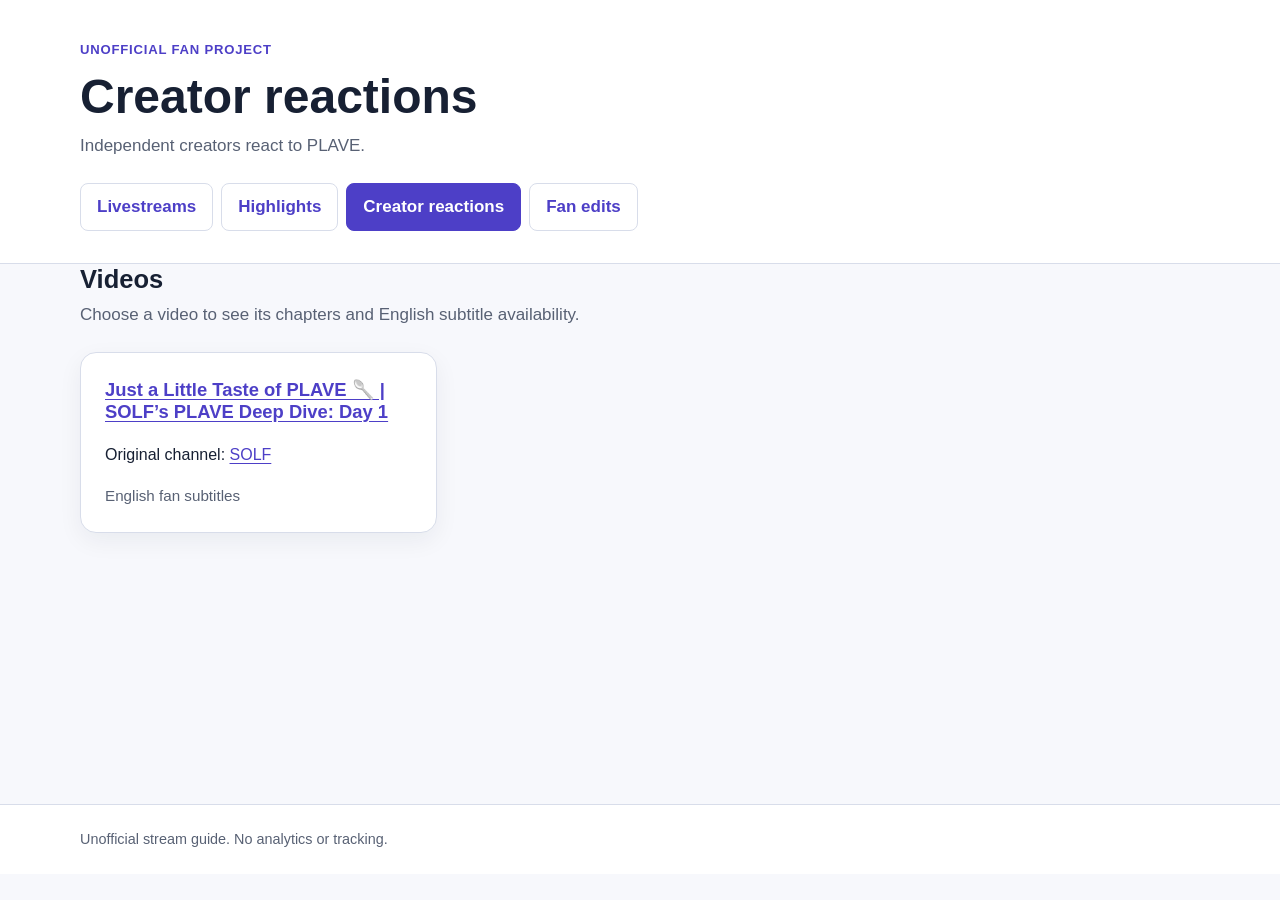
<file: creator-reactions.html>
<!doctype html>
<html lang="en">
<head>
  <meta charset="utf-8">
  <meta name="viewport" content="width=device-width, initial-scale=1, viewport-fit=cover">
  <meta name="description" content="PLAVE creator reactions with English chapter titles and selected fan subtitles.">
  <title>Creator reactions — PLAVE Livestream Guide</title>
  <link rel="stylesheet" href="styles.css?v=creator-channels-v1">
</head>
<body>
  <header class="site-header">
    <div class="shell">
      <p class="eyebrow">Unofficial fan project</p>
      <h1>Creator reactions</h1>
      <p class="intro">Independent creators react to PLAVE.</p>
      <nav class="site-nav" aria-label="Main navigation">
        <a href="./">Livestreams</a>
        <a href="highlights.html">Highlights</a>
        <a href="creator-reactions.html" aria-current="page">Creator reactions</a>
        <a href="fan-edits.html">Fan edits</a>
      </nav>
    </div>
  </header>
  <main class="shell" id="creator-page">
    <a class="back-link" href="creator-reactions.html" id="creator-back" hidden>← Back to creator reactions</a>
    <div class="section-heading">
      <div>
        <h2 id="creator-title">Videos</h2>
        <p class="sort-note" id="creator-intro">Choose a video to see its chapters and English subtitle availability.</p>
      </div>
    </div>
    <div id="creator-message" class="message" role="status">Loading creator reactions…</div>
    <div id="creator-grid" class="video-grid"></div>
    <ol id="creator-chapters" class="card-segment-list" aria-labelledby="creator-title" hidden></ol>
    <noscript><p class="message message-error">JavaScript is required to show creator reactions and their chapters.</p></noscript>
  </main>
  <footer class="site-footer">
    <div class="shell">Unofficial stream guide. No analytics or tracking.</div>
  </footer>
  <script src="app.js?v=creator-channels-v1" defer></script>
</body>
</html>
</file>
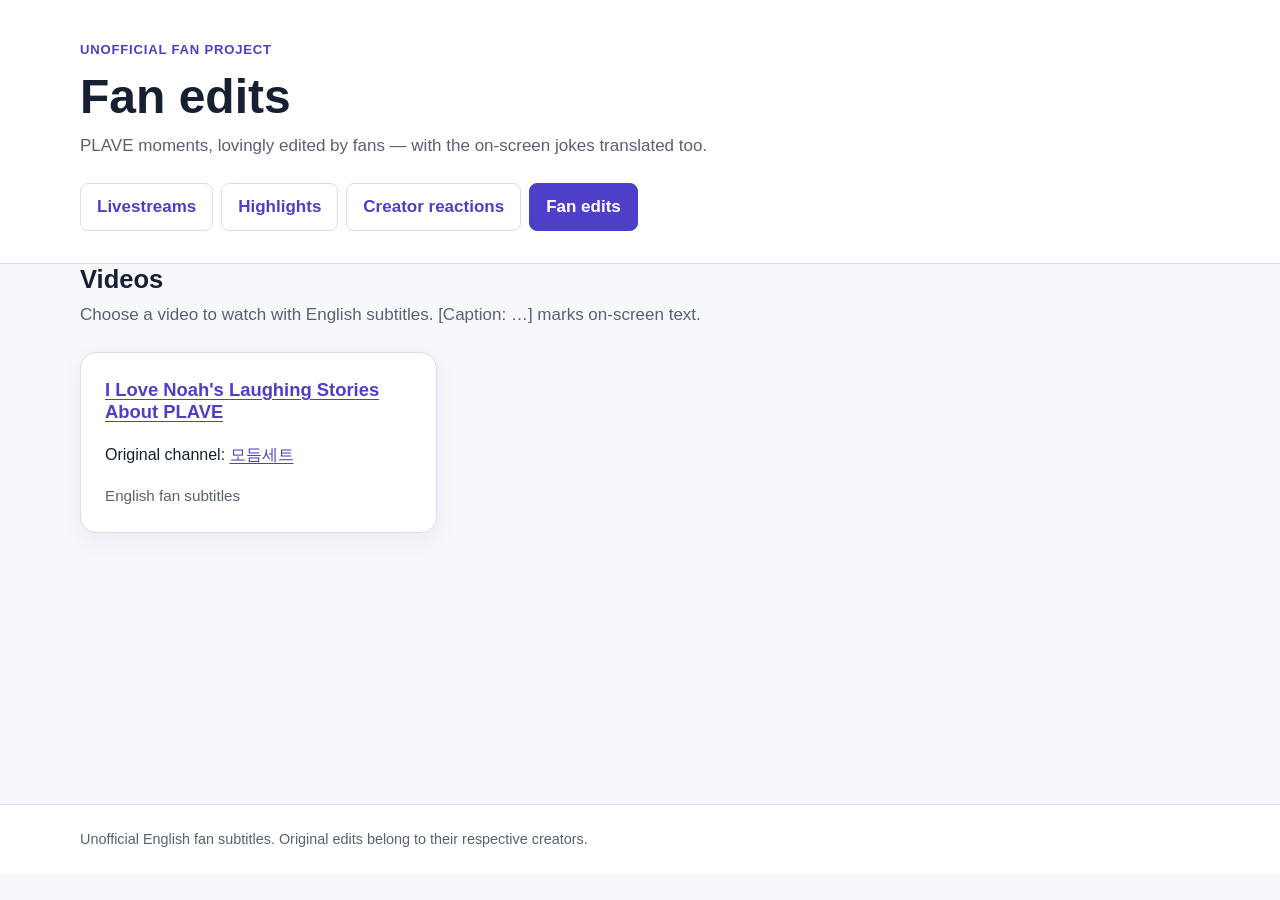
<file: fan-edits.html>
<!doctype html>
<html lang="en">
<head>
  <meta charset="utf-8">
  <meta name="viewport" content="width=device-width, initial-scale=1, viewport-fit=cover">
  <meta name="description" content="PLAVE fan edits with English fan subtitles for dialogue and on-screen captions.">
  <title>Fan edits — PLAVE Livestream Guide</title>
  <link rel="stylesheet" href="styles.css?v=creator-channels-v1">
</head>
<body>
  <header class="site-header">
    <div class="shell">
      <p class="eyebrow">Unofficial fan project</p>
      <h1>Fan edits</h1>
      <p class="intro">PLAVE moments, lovingly edited by fans — with the on-screen jokes translated too.</p>
      <nav class="site-nav" aria-label="Main navigation">
        <a href="./">Livestreams</a>
        <a href="highlights.html">Highlights</a>
        <a href="creator-reactions.html">Creator reactions</a>
        <a href="fan-edits.html" aria-current="page">Fan edits</a>
      </nav>
    </div>
  </header>
  <main class="shell" id="creator-page" data-catalog="fan-edits">
    <a class="back-link" href="fan-edits.html" id="creator-back" hidden>Back to fan edits</a>
    <div class="section-heading">
      <div>
        <h2 id="creator-title">Videos</h2>
        <p class="sort-note" id="creator-intro">Choose a video to watch with English subtitles. [Caption: …] marks on-screen text.</p>
      </div>
    </div>
    <div id="creator-message" class="message" role="status">Loading fan edits…</div>
    <div id="creator-grid" class="video-grid"></div>
    <ol id="creator-chapters" class="card-segment-list" aria-labelledby="creator-title" hidden></ol>
    <noscript><p class="message message-error">JavaScript is required to show fan edits and their chapters.</p></noscript>
  </main>
  <footer class="site-footer">
    <div class="shell">Unofficial English fan subtitles. Original edits belong to their respective creators.</div>
  </footer>
  <script src="app.js?v=creator-channels-v1" defer></script>
</body>
</html>
</file>
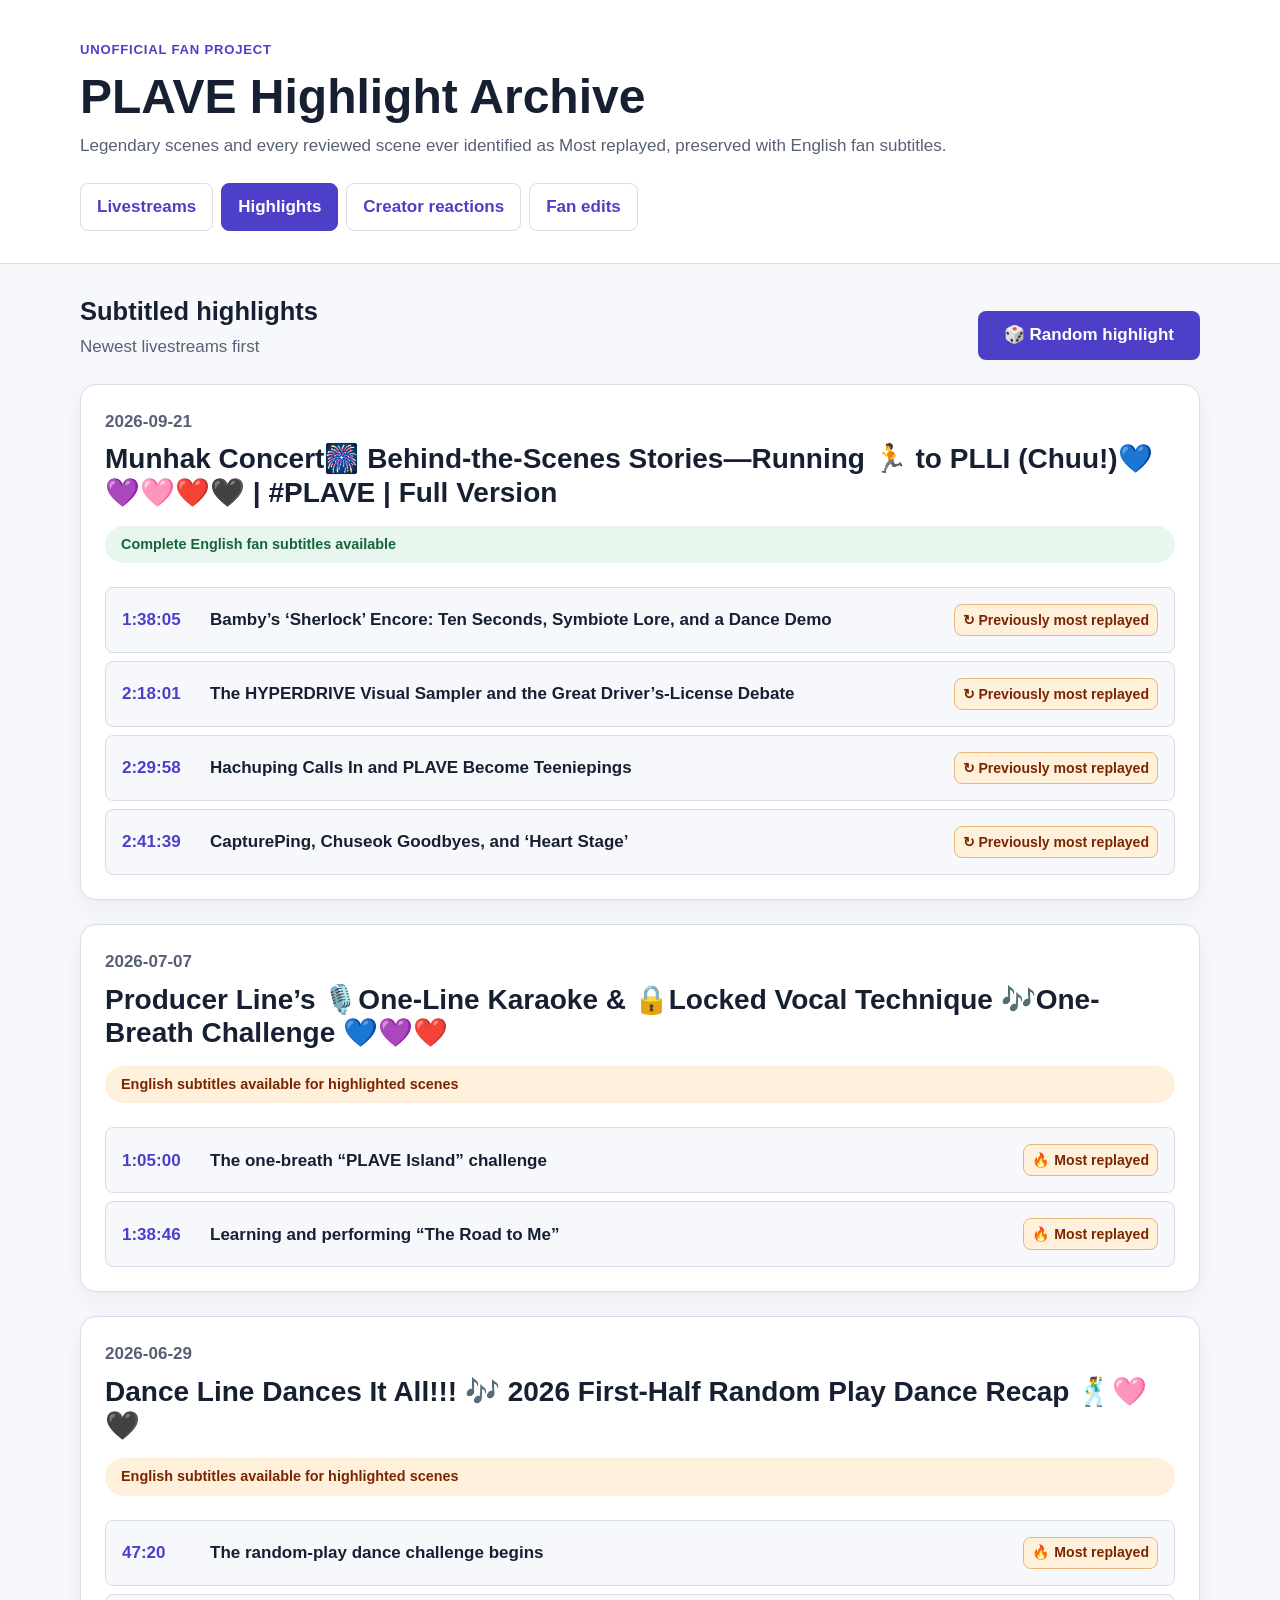
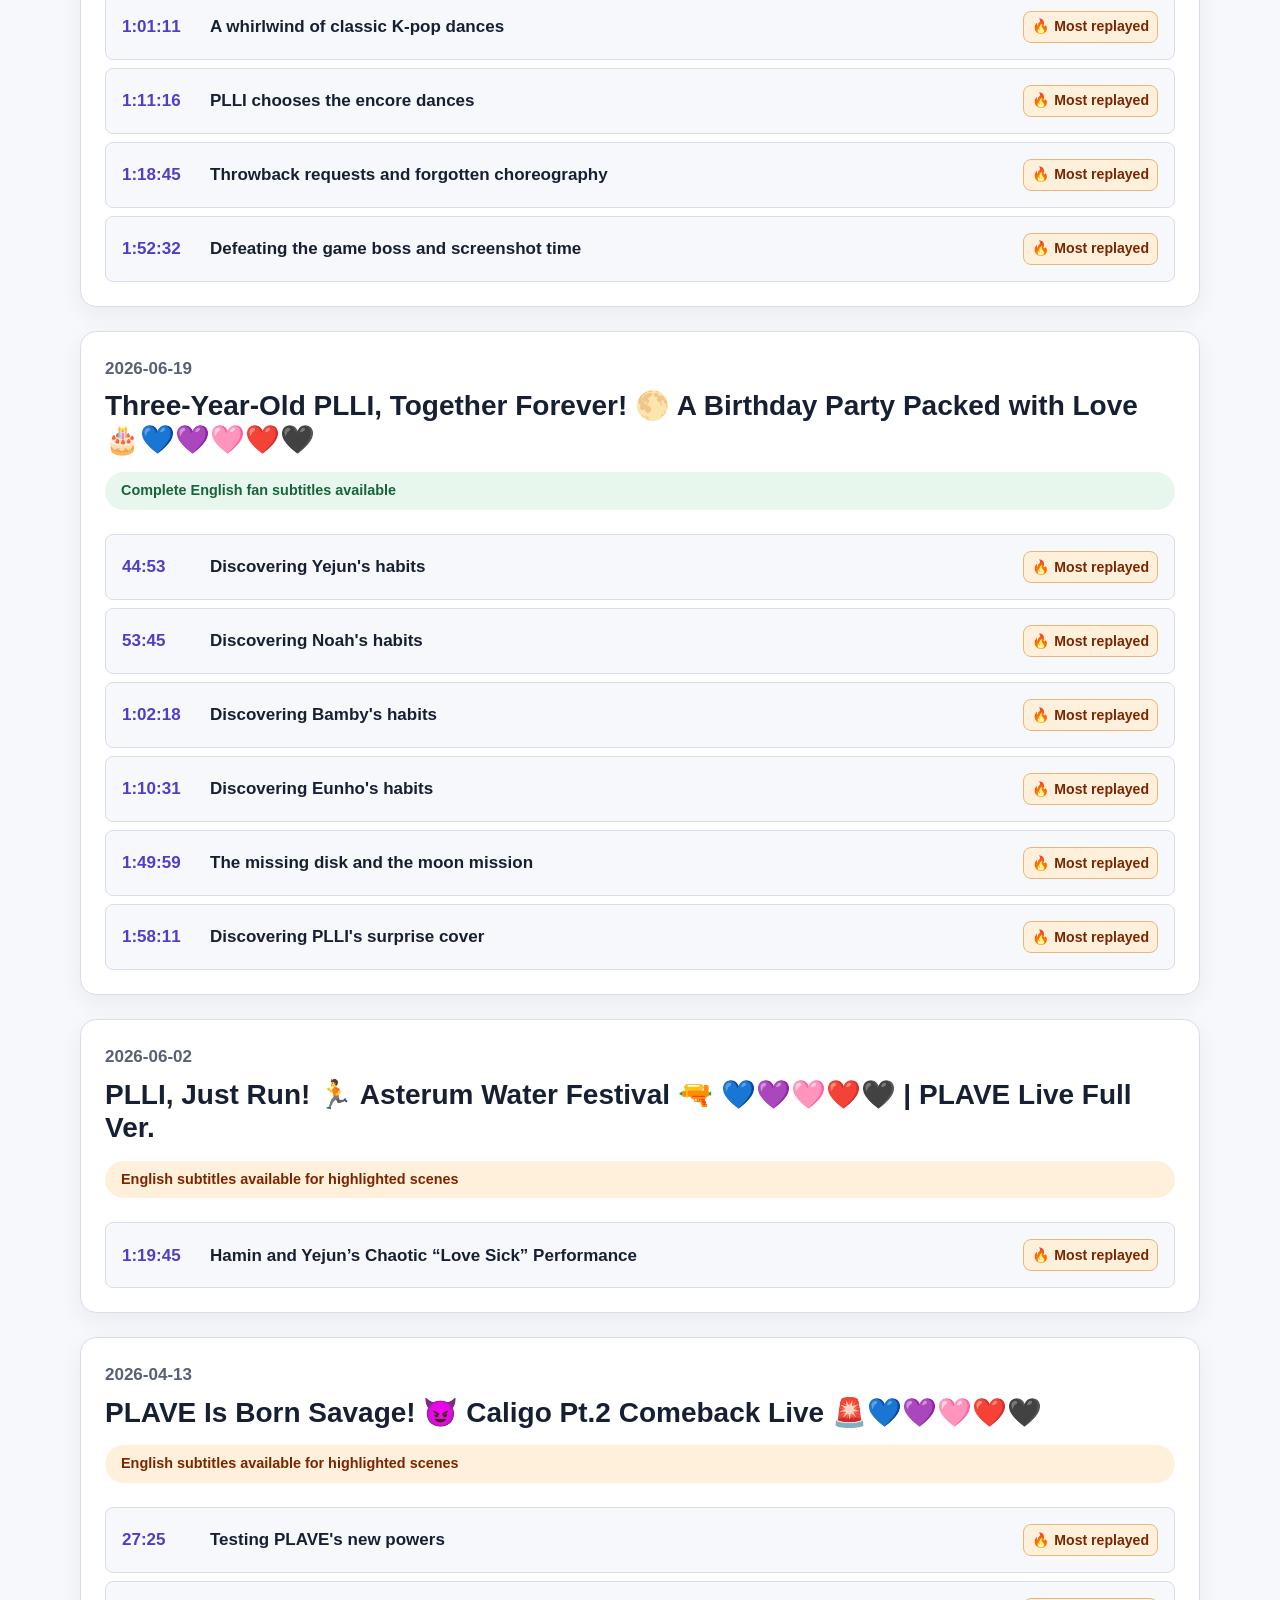
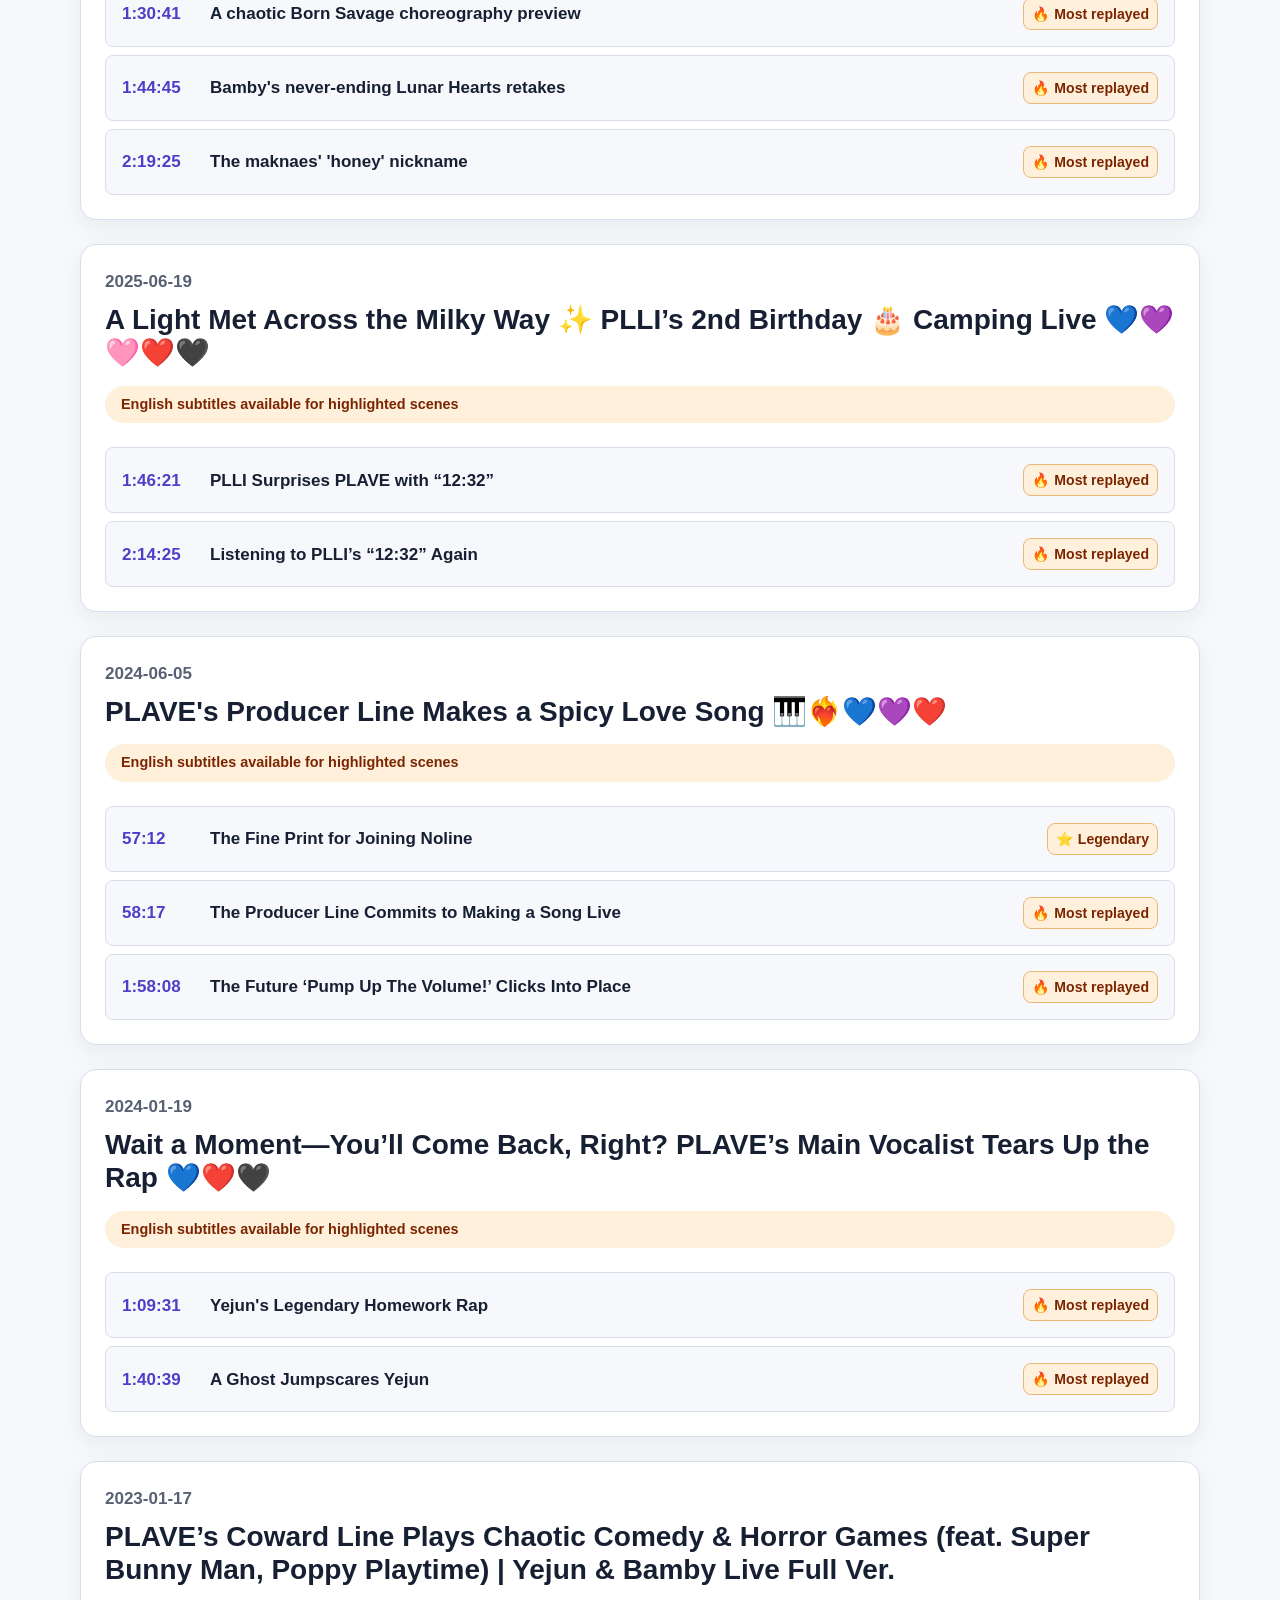
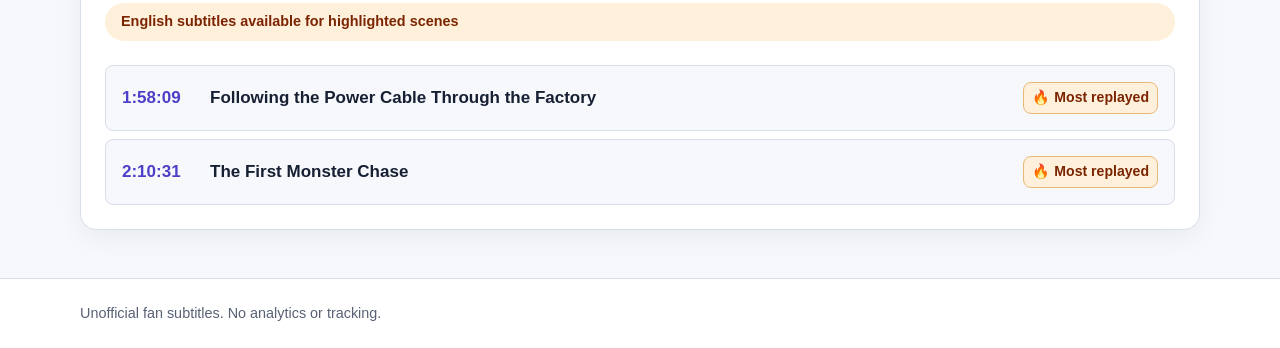
<file: highlights.html>
<!doctype html>
<html lang="en">
<head>
  <meta charset="utf-8">
  <meta name="viewport" content="width=device-width, initial-scale=1, viewport-fit=cover">
  <meta name="description" content="A permanent archive of PLAVE livestream highlights with English fan subtitles.">
  <title>PLAVE Highlight Archive</title>
  <link rel="stylesheet" href="styles.css">
</head>
<body>
  <header class="site-header">
    <div class="shell">
      <p class="eyebrow">Unofficial fan project</p>
      <h1>PLAVE Highlight Archive</h1>
      <p class="intro">Legendary scenes and every reviewed scene ever identified as Most replayed, preserved with English fan subtitles.</p>
      <nav class="site-nav" aria-label="Main navigation">
        <a href="./">Livestreams</a>
        <a href="highlights.html" aria-current="page">Highlights</a>
        <a href="creator-reactions.html">Creator reactions</a>
        <a href="fan-edits.html">Fan edits</a>
      </nav>
    </div>
  </header>

  <main class="shell highlights-view" id="main-content">
    <div class="section-heading">
      <div>
        <h2>Subtitled highlights</h2>
        <p class="sort-note">Newest livestreams first</p>
      </div>
      <button id="random-highlight" class="button button-primary" type="button" disabled>
        🎲 Random highlight
      </button>
    </div>
    <div id="highlights-message" class="message" role="status">Loading highlight archive…</div>
    <div id="highlight-groups" class="highlight-groups" aria-live="polite"></div>
  </main>

  <footer class="site-footer">
    <div class="shell">Unofficial fan subtitles. No analytics or tracking.</div>
  </footer>

  <noscript>
    <div class="shell message message-error">JavaScript is required to load the highlighted scenes.</div>
  </noscript>
  <script src="highlights.js?v=20261025-highlight-archive-v2" defer></script>
</body>
</html>
</file>
<file: styles.css>
:root {
  color-scheme: light;
  --background: #f7f8fc;
  --surface: #ffffff;
  --text: #172033;
  --muted: #586174;
  --border: #d8ddea;
  --primary: #4d3fc7;
  --primary-hover: #392da7;
  --available-bg: #e8f7ee;
  --available-text: #17643a;
  --highlight-bg: #fff0dc;
  --highlight-text: #7b2500;
  --missing-bg: #eef0f5;
  --missing-text: #4d5567;
  --unknown-bg: #fff5d6;
  --unknown-text: #6e5200;
  --danger-bg: #fff0f0;
  --danger-text: #8c2020;
  font-family: -apple-system, BlinkMacSystemFont, "Segoe UI", sans-serif;
}

* { box-sizing: border-box; }

html { background: var(--background); }

body {
  min-width: 320px;
  margin: 0;
  color: var(--text);
  background: var(--background);
  font-size: 17px;
  line-height: 1.5;
}

img { max-width: 100%; }

button, select { font: inherit; }

a { color: var(--primary); }

:focus-visible {
  outline: 3px solid #2f78db;
  outline-offset: 3px;
}

.shell {
  width: min(1120px, calc(100% - 32px));
  margin-inline: auto;
}

.site-header {
  padding: 40px 0 32px;
  background: var(--surface);
  border-bottom: 1px solid var(--border);
}

.eyebrow {
  margin: 0 0 8px;
  color: var(--primary);
  font-size: 0.82rem;
  font-weight: 750;
  letter-spacing: 0.06em;
  text-transform: uppercase;
}

h1, h2, h3 { line-height: 1.2; }

h1 {
  max-width: 760px;
  margin: 0;
  font-size: clamp(2rem, 5vw, 3rem);
}

.intro, .sort-note {
  margin: 8px 0 0;
  color: var(--muted);
}

.site-nav {
  display: flex;
  flex-wrap: wrap;
  gap: 8px;
  margin-top: 24px;
}

.site-nav a {
  display: inline-flex;
  min-height: 48px;
  align-items: center;
  padding: 8px 16px;
  color: var(--primary);
  background: var(--surface);
  border: 1px solid var(--border);
  border-radius: 8px;
  font-weight: 750;
  text-decoration: none;
}

.site-nav a[aria-current="page"] {
  color: #fff;
  background: var(--primary);
  border-color: var(--primary);
}

main { min-height: 60vh; }

.creator-title-link {
  display: inline-flex;
  min-height: 48px;
  align-items: center;
  color: var(--primary);
  overflow-wrap: anywhere;
  text-underline-offset: 3px;
}

.original-channel {
  display: block;
  margin-top: 8px;
  font-size: 1rem;
  font-weight: 400;
  line-height: 1.5;
  overflow-wrap: anywhere;
}

.original-channel a {
  display: inline-flex;
  align-items: center;
  min-height: 44px;
  color: var(--primary);
  text-decoration: underline;
  text-underline-offset: 3px;
}
.site-nav a[hidden] { display: none; }

#list-view, .player-view { padding: 32px 0 48px; }

.section-heading {
  display: flex;
  align-items: end;
  justify-content: space-between;
  gap: 24px;
  margin-bottom: 24px;
}

.section-heading h2, .player-view h2 { margin: 0; }

.filter-control {
  display: grid;
  gap: 8px;
  color: var(--muted);
  font-weight: 700;
}

select {
  min-height: 48px;
  padding: 8px 40px 8px 16px;
  color: var(--text);
  background: var(--surface);
  border: 1px solid var(--border);
  border-radius: 8px;
}

.video-grid {
  display: grid;
  grid-template-columns: repeat(auto-fill, minmax(min(100%, 280px), 1fr));
  gap: 24px;
}

.video-card {
  display: flex;
  min-width: 0;
  flex-direction: column;
  overflow: hidden;
  background: var(--surface);
  border: 1px solid var(--border);
  border-radius: 16px;
  box-shadow: 0 8px 24px rgba(24, 31, 51, 0.06);
}

.thumbnail-wrap {
  aspect-ratio: 16 / 9;
  overflow: hidden;
  background: #e5e8f0;
}

.thumbnail-wrap img {
  display: block;
  width: 100%;
  height: 100%;
  object-fit: cover;
}

.card-content {
  display: flex;
  flex: 1;
  flex-direction: column;
  gap: 16px;
  padding: 24px;
}

.creator-chapter-link .subtitle-status {
  grid-column: 1 / -1;
  justify-self: start;
}

.card-segment-list {
  display: grid;
  gap: 8px;
  margin: 0;
  padding-left: 32px;
}

.card-segment-list li {
  padding-left: 8px;
}

.card-segment-list li::marker {
  color: var(--muted);
  font-weight: 750;
}

.card-segment-link {
  display: grid;
  min-height: 48px;
  grid-template-columns: minmax(0, 1fr) auto;
  gap: 8px;
  align-items: center;
  padding: 8px;
  color: var(--text);
  background: var(--background);
  border: 1px solid var(--border);
  border-radius: 8px;
  text-decoration: none;
}

.card-segment-link:hover,
.card-segment-link:focus-visible {
  border-color: var(--primary);
}

.card-segment-title {
  min-width: 0;
  overflow-wrap: anywhere;
  font-weight: 700;
}

.card-segment-time {
  color: var(--primary);
  font-size: 0.9rem;
  font-variant-numeric: tabular-nums;
  font-weight: 750;
  white-space: nowrap;
}

.video-title {
  margin: 0;
  overflow-wrap: anywhere;
  font-size: 1.15rem;
}

.video-date {
  margin: -8px 0 0;
  color: var(--muted);
  font-size: 0.95rem;
}

.subtitle-status {
  align-self: flex-start;
  margin: 0;
  padding: 8px 16px;
  border-radius: 999px;
  font-size: 0.9rem;
  font-weight: 750;
}

.status-available { color: var(--available-text); background: var(--available-bg); }
.status-highlight { color: var(--highlight-text); background: var(--highlight-bg); }
.status-missing { color: var(--missing-text); background: var(--missing-bg); }
.status-unknown { color: var(--unknown-text); background: var(--unknown-bg); }

.button {
  display: inline-flex;
  min-height: 48px;
  align-items: center;
  justify-content: center;
  padding: 12px 24px;
  border: 2px solid transparent;
  border-radius: 8px;
  font-weight: 750;
  line-height: 1.2;
  text-align: center;
  text-decoration: none;
  cursor: pointer;
}

.card-content .button { width: 100%; margin-top: auto; }

.button-primary { color: #fff; background: var(--primary); }
.button-primary:hover { background: var(--primary-hover); }
.button-primary:disabled { cursor: not-allowed; opacity: 0.55; }
.button-secondary { color: var(--primary); background: var(--surface); border-color: var(--primary); }

.message {
  margin-bottom: 24px;
  padding: 16px;
  color: var(--muted);
  background: var(--surface);
  border: 1px solid var(--border);
  border-radius: 8px;
}

.message-error { color: var(--danger-text); background: var(--danger-bg); border-color: #e5baba; }

.back-link {
  display: inline-block;
  min-height: 44px;
  margin-bottom: 16px;
  font-weight: 700;
}

.player-view > .subtitle-status { margin: 16px 0 24px; }

.player-frame {
  position: relative;
  width: 100%;
  aspect-ratio: 16 / 9;
  scroll-margin-top: 24px;
  overflow: hidden;
  background: #000;
  border-radius: 16px;
}

#youtube-player, #youtube-player iframe { width: 100%; height: 100%; }

.subtitle-overlay {
  position: absolute;
  right: 8%;
  bottom: 64px;
  left: 8%;
  z-index: 2;
  display: none;
  width: fit-content;
  max-width: 84%;
  margin-inline: auto;
  padding: 8px 16px;
  color: #fff;
  background: rgba(0, 0, 0, 0.78);
  border-radius: 8px;
  font-size: clamp(1rem, 3vw, 1.55rem);
  font-weight: 700;
  line-height: 1.35;
  text-align: center;
  white-space: pre-wrap;
  overflow-wrap: anywhere;
  pointer-events: none;
}

.subtitle-overlay.has-text { display: block; }

.player-frame:fullscreen {
  width: 100vw;
  height: 100vh;
  aspect-ratio: auto;
  border-radius: 0;
}

.player-frame:fullscreen .subtitle-overlay {
  bottom: 64px;
  max-width: calc(100% - 32px);
  padding: 16px;
  font-size: clamp(1.25rem, 3vw, 2rem);
}

.player-actions {
  display: flex;
  flex-wrap: wrap;
  gap: 16px;
  margin: 24px 0;
}

.highlight-start-banner {
  position: absolute;
  top: 16px;
  left: 50%;
  z-index: 3;
  min-height: 48px;
  max-width: calc(100% - 32px);
  padding: 8px 16px;
  color: #fff;
  background: rgba(23, 32, 51, 0.92);
  border: 2px solid #fff;
  border-radius: 8px;
  box-shadow: 0 2px 8px rgba(0, 0, 0, 0.35);
  font-weight: 750;
  text-align: center;
  transform: translateX(-50%);
  pointer-events: none;
}

.chapter-section {
  margin: 24px 0;
  padding: 24px;
  background: var(--surface);
  border: 1px solid var(--border);
  border-radius: 16px;
}

.chapter-heading {
  margin-bottom: 16px;
}

.chapter-heading h3,
.chapter-heading p {
  margin: 0;
}

.chapter-heading p {
  margin-top: 8px;
  color: var(--muted);
}

.chapter-list {
  display: grid;
  gap: 8px;
  margin: 0;
  padding: 0;
  list-style: none;
}

.chapter-button {
  display: grid;
  width: 100%;
  min-height: 48px;
  grid-template-columns: 64px minmax(0, 1fr);
  gap: 16px;
  align-items: center;
  padding: 16px;
  color: var(--text);
  background: var(--background);
  border: 1px solid var(--border);
  border-radius: 8px;
  font: inherit;
  text-align: left;
  cursor: pointer;
}

.chapter-button:hover {
  border-color: var(--primary);
}

.chapter-button:disabled {
  cursor: wait;
  opacity: 0.6;
}

.chapter-time {
  color: var(--primary);
  font-variant-numeric: tabular-nums;
  font-weight: 750;
}

.chapter-title {
  display: flex;
  min-width: 0;
  flex-wrap: wrap;
  gap: 8px 16px;
  align-items: center;
  overflow-wrap: anywhere;
  font-weight: 700;
}

.chapter-title-text { min-width: 0; }

.chapter-hot-badge {
  display: inline-flex;
  min-height: 32px;
  align-items: center;
  padding: 0 8px;
  color: #7b2500;
  background: #fff0dc;
  border: 1px solid #e9b878;
  border-radius: 8px;
  font-size: 0.88rem;
  font-weight: 750;
  white-space: nowrap;
}

.highlights-view {
  min-height: 60vh;
  padding: 32px 0 48px;
}

#random-highlight {
  flex: 0 0 auto;
}

.highlight-groups {
  display: grid;
  gap: 24px;
}

.highlight-group {
  padding: 24px;
  background: var(--surface);
  border: 1px solid var(--border);
  border-radius: 16px;
  box-shadow: 0 8px 24px rgba(24, 31, 51, 0.06);
}

.highlight-group-header {
  display: grid;
  gap: 8px;
  margin-bottom: 24px;
}

.highlight-date {
  margin: 0;
  color: var(--muted);
  font-variant-numeric: tabular-nums;
  font-weight: 750;
}

.highlight-stream-title {
  margin: 0;
  overflow-wrap: anywhere;
  font-size: clamp(1.35rem, 4vw, 1.75rem);
}

.highlight-group-header .subtitle-status {
  margin-top: 8px;
}

.highlight-scene-list {
  display: grid;
  gap: 8px;
  margin: 0;
  padding: 0;
  list-style: none;
}

.highlight-scene-link {
  display: grid;
  min-height: 48px;
  grid-template-columns: 72px minmax(0, 1fr) auto;
  gap: 16px;
  align-items: center;
  padding: 16px;
  color: var(--text);
  background: var(--background);
  border: 1px solid var(--border);
  border-radius: 8px;
  text-decoration: none;
}

.highlight-scene-link:hover {
  border-color: var(--primary);
}

.highlight-scene-time {
  color: var(--primary);
  font-variant-numeric: tabular-nums;
  font-weight: 750;
}

.highlight-scene-title {
  min-width: 0;
  overflow-wrap: anywhere;
  font-weight: 750;
}

.subtitle-panel {
  padding: 24px;
  background: #202538;
  border-radius: 16px;
  color: #fff;
}

.subtitle-panel h3 { margin: 0 0 16px; font-size: 1rem; }

#subtitle-fallback {
  min-height: 3em;
  margin: 0;
  font-size: clamp(1.15rem, 3vw, 1.5rem);
  font-weight: 650;
  white-space: pre-wrap;
  overflow-wrap: anywhere;
}

.site-footer {
  padding: 24px 0;
  color: var(--muted);
  background: var(--surface);
  border-top: 1px solid var(--border);
  font-size: 0.9rem;
}

[hidden] { display: none !important; }

@media (max-width: 640px) {
  .site-header { padding: 32px 0 24px; }
  .section-heading { align-items: stretch; flex-direction: column; gap: 16px; }
  .filter-control, .filter-control select { width: 100%; }
  .card-content { padding: 16px; }
  .player-actions { flex-direction: column; }
  .player-actions .button { width: 100%; }
  .subtitle-overlay { bottom: 48px; padding: 8px; }
  .player-frame:fullscreen .subtitle-overlay { bottom: 64px; padding: 16px; }
  .chapter-section { padding: 16px; }
  .chapter-button { grid-template-columns: 56px minmax(0, 1fr); gap: 8px; }
  .site-nav { display: grid; grid-template-columns: 1fr 1fr; }
  .site-nav a { justify-content: center; text-align: center; }
  .highlight-group { padding: 16px; }
  #random-highlight { width: 100%; }
  .highlight-scene-link {
    grid-template-columns: 64px minmax(0, 1fr);
    gap: 8px 16px;
  }
  .highlight-scene-link .chapter-hot-badge {
    grid-column: 2;
    justify-self: start;
  }
}

@media (prefers-reduced-motion: reduce) {
  *, *::before, *::after { scroll-behavior: auto !important; }
}

.visual-caption-overlay {
  position: absolute;
  top: 16px;
  left: 8%;
  right: 8%;
  z-index: 2;
  display: none;
  width: fit-content;
  max-width: 84%;
  margin-inline: auto;
  padding: 8px 16px;
  color: #fff;
  background: rgba(0, 0, 0, 0.88);
  border-radius: 8px;
  font-size: clamp(0.875rem, 1.8vw, 1.375rem);
  font-weight: 650;
  line-height: 1.35;
  text-align: center;
  white-space: pre-line;
  overflow-wrap: anywhere;
  pointer-events: none;
}

.visual-caption-overlay.has-text { display: block; }

.player-frame:fullscreen .visual-caption-overlay {
  font-size: clamp(1rem, 2vw, 1.75rem);
}
</file>
